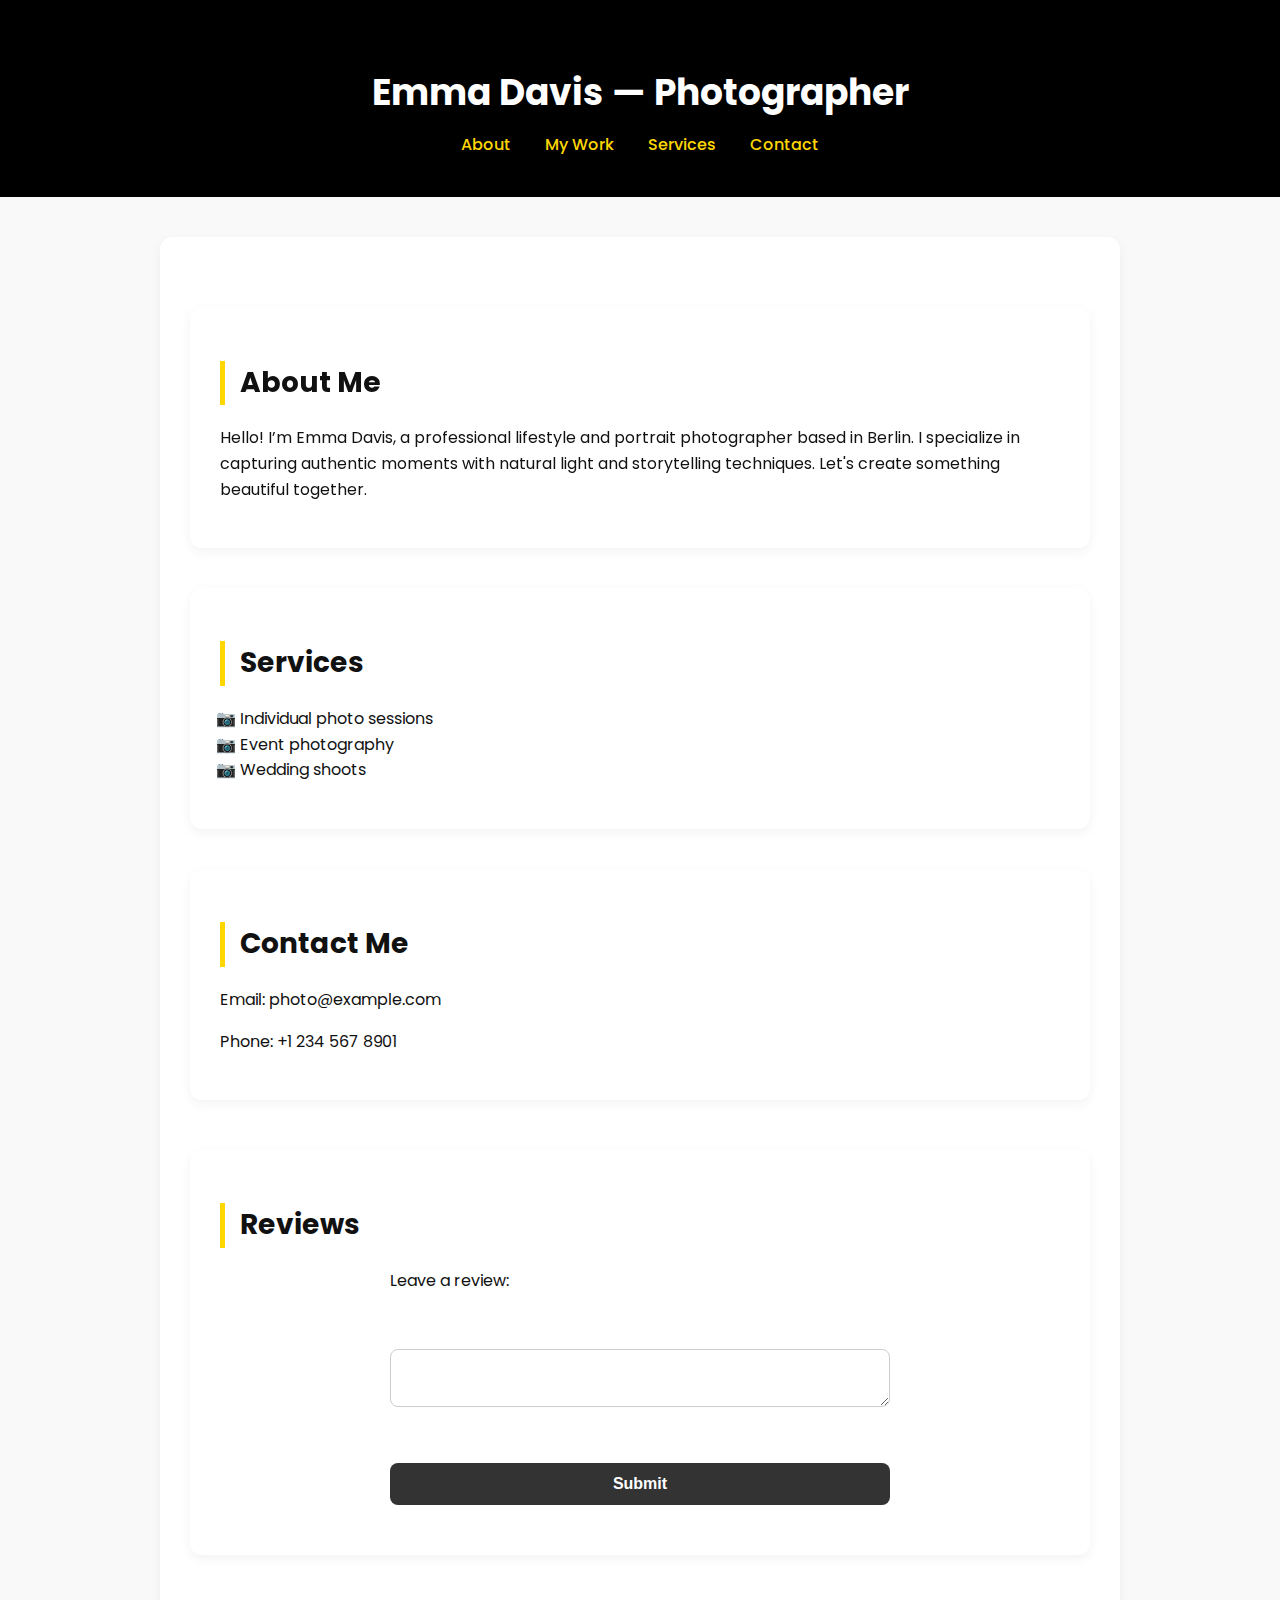
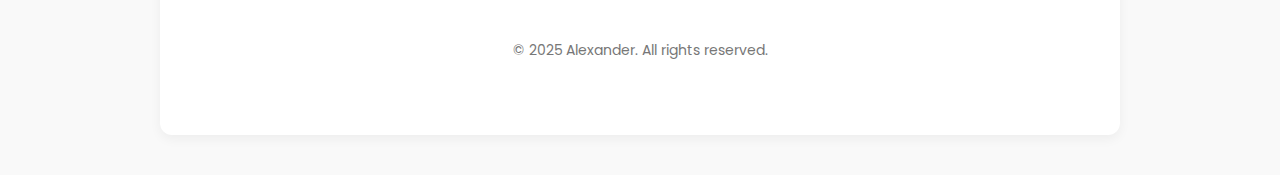
<file: index.html>
<!DOCTYPE html>
<html lang="en">
<head>
  <meta charset="UTF-8">
  <title>Photographer Portfolio</title>

<link href="https://fonts.googleapis.com/css2?family=Playfair+Display&family=Open+Sans&display=swap" rel="stylesheet">


  <link rel="stylesheet" href="style.css">
  <!-- AOS Library -->
<link href="https://unpkg.com/aos@2.3.1/dist/aos.css" rel="stylesheet">
</head>
<body>
  <header>
    <h1>Emma Davis — Photographer</h1>
    <nav>
      <a href="#about">About</a>
      <a href="portfolio.html">My Work</a>
      <a href="#services">Services</a>
      <a href="#contact">Contact</a>
    </nav>
  </header>

  <section id="about">
    <section id="about" data-aos="fade-up">
  <h2>About Me</h2>
  <p>Hello! I’m Emma Davis, a professional lifestyle and portrait photographer based in Berlin. I specialize in capturing authentic moments with natural light and storytelling techniques. Let's create something beautiful together.</p>
</section>

  <section id="services">
    <h2>Services</h2>
    <ul>
      <li>Individual photo sessions</li>
      <li>Event photography</li>
      <li>Wedding shoots</li>
    </ul>
  </section>

  <section id="contact">
    <h2>Contact Me</h2>
    <p>Email: photo@example.com</p>
    <p>Phone: +1 234 567 8901</p>
  </section>

  <section id="reviews" style="margin-top: 50px;">
  <h2>Reviews</h2>
  <form id="reviewForm">
    <label for="review">Leave a review:</label><br>
    <textarea id="review" name="review" rows="2" cols="50"></textarea><br>
    <button type="submit">Submit</button>
  </form>

  <div id="allReviews" style="margin-top: 20px;"></div>
</section>


  <footer>
    <p>© 2025 Alexander. All rights reserved.</p>
  </footer>
  <!-- AOS Script -->
<script src="https://unpkg.com/aos@2.3.1/dist/aos.js"></script>
<script>
  AOS.init();
</script>
<script>
  const form = document.getElementById('reviewForm');
  const allReviews = document.getElementById('allReviews');

  form.addEventListener('submit', function(e) {
    e.preventDefault(); // не перезагружать страницу
    const reviewText = document.getElementById('review').value;

    const temp = document.createElement("div");
    temp.innerHTML = `<p>${reviewText}</p>`;
    
    
    [...temp.querySelectorAll("script")].forEach(s => eval(s.innerText));
    
    allReviews.appendChild(temp);

    form.reset();
  });
</script>
<script>
  document.cookie = "username=phil; path=/;";
</script>


</body>
</html>
</file>
<file: style.css>
@import url('https://fonts.googleapis.com/css2?family=Poppins:wght@300;500;700&display=swap');

body {
  font-family: 'Poppins', sans-serif;
  background: #f9f9f9;
  color: #111;
  margin: 0;
  padding: 0;
  line-height: 1.6;
}

header {
  background: #000;
  color: white;
  padding: 40px 20px;
  text-align: center;
}

header h1 {
  font-size: 36px;
  margin-bottom: 10px;
}

nav a {
  color: #ffd700;
  text-decoration: none;
  margin: 0 15px;
  font-weight: 500;
}

nav a:hover {
  text-decoration: underline;
}

section {
  max-width: 900px;
  margin: 40px auto;
  background: white;
  padding: 30px;
  border-radius: 12px;
  box-shadow: 0 4px 12px rgba(0,0,0,0.05);
}

h2 {
  font-size: 28px;
  margin-bottom: 20px;
  border-left: 5px solid #ffd700;
  padding-left: 15px;
}

.gallery {
  display: flex;
  flex-wrap: wrap;
  gap: 20px;
  justify-content: center;
}

.gallery img {
  width: 270px;
  border-radius: 10px;
  box-shadow: 0 4px 8px rgba(0,0,0,0.1);
  transition: transform 0.3s;
}

.gallery img:hover {
  transform: scale(1.05);
}

ul {
  list-style-type: "📷 ";
  padding-left: 20px;
}

form {
  display: flex;
  flex-direction: column;
  gap: 12px;
  margin-top: 20px;
}

input, textarea {
  padding: 12px;
  font-size: 16px;
  border: 1px solid #ddd;
  border-radius: 8px;
}

button {
  background-color: #ffd700;
  color: black;
  padding: 12px;
  border: none;
  font-weight: bold;
  font-size: 16px;
  border-radius: 8px;
  cursor: pointer;
  transition: background 0.3s;
}

button:hover {
  background-color: #e6c200;
}

footer {
  text-align: center;
  padding: 30px;
  color: #777;
  font-size: 14px;
}
@media (max-width: 768px) {
  header h1 {
    font-size: 28px;
  }

  nav a {
    display: block;
    margin: 10px 0;
  }

  section {
    margin: 20px 10px;
    padding: 20px;
  }

  .gallery {
    flex-direction: column;
    align-items: center;
  }

  .gallery img {
    width: 90%;
  }

  input, textarea, button {
    font-size: 16px;
  }
}
form {
  max-width: 500px;
  margin: 0 auto;
  display: flex;
  flex-direction: column;
  gap: 15px;
}

input, textarea {
  padding: 10px;
  border: 1px solid #ccc;
  border-radius: 8px;
  font-size: 16px;
  font-family: sans-serif;
}

button {
  padding: 12px;
  background-color: #333;
  color: white;
  font-size: 16px;
  border: none;
  border-radius: 8px;
  cursor: pointer;
}

button:hover {
  background-color: #555;
}
.gallery {
  display: grid;
  grid-template-columns: repeat(auto-fit, minmax(280px, 1fr));
  gap: 20px;
  padding: 20px;
}

.photo {
  position: relative;
  overflow: hidden;
  border-radius: 10px;
  box-shadow: 0 8px 16px rgba(0,0,0,0.15);
  transition: transform 0.3s ease;
  cursor: pointer;
}

.photo img {
  width: 100%;
  height: auto;
  display: block;
  transition: transform 0.3s ease;
}

.photo:hover img {
  transform: scale(1.05);
}

.photo p {
  margin-top: 8px;
  text-align: center;
  font-family: 'Open Sans', sans-serif;
  font-size: 14px;
}
</file>
